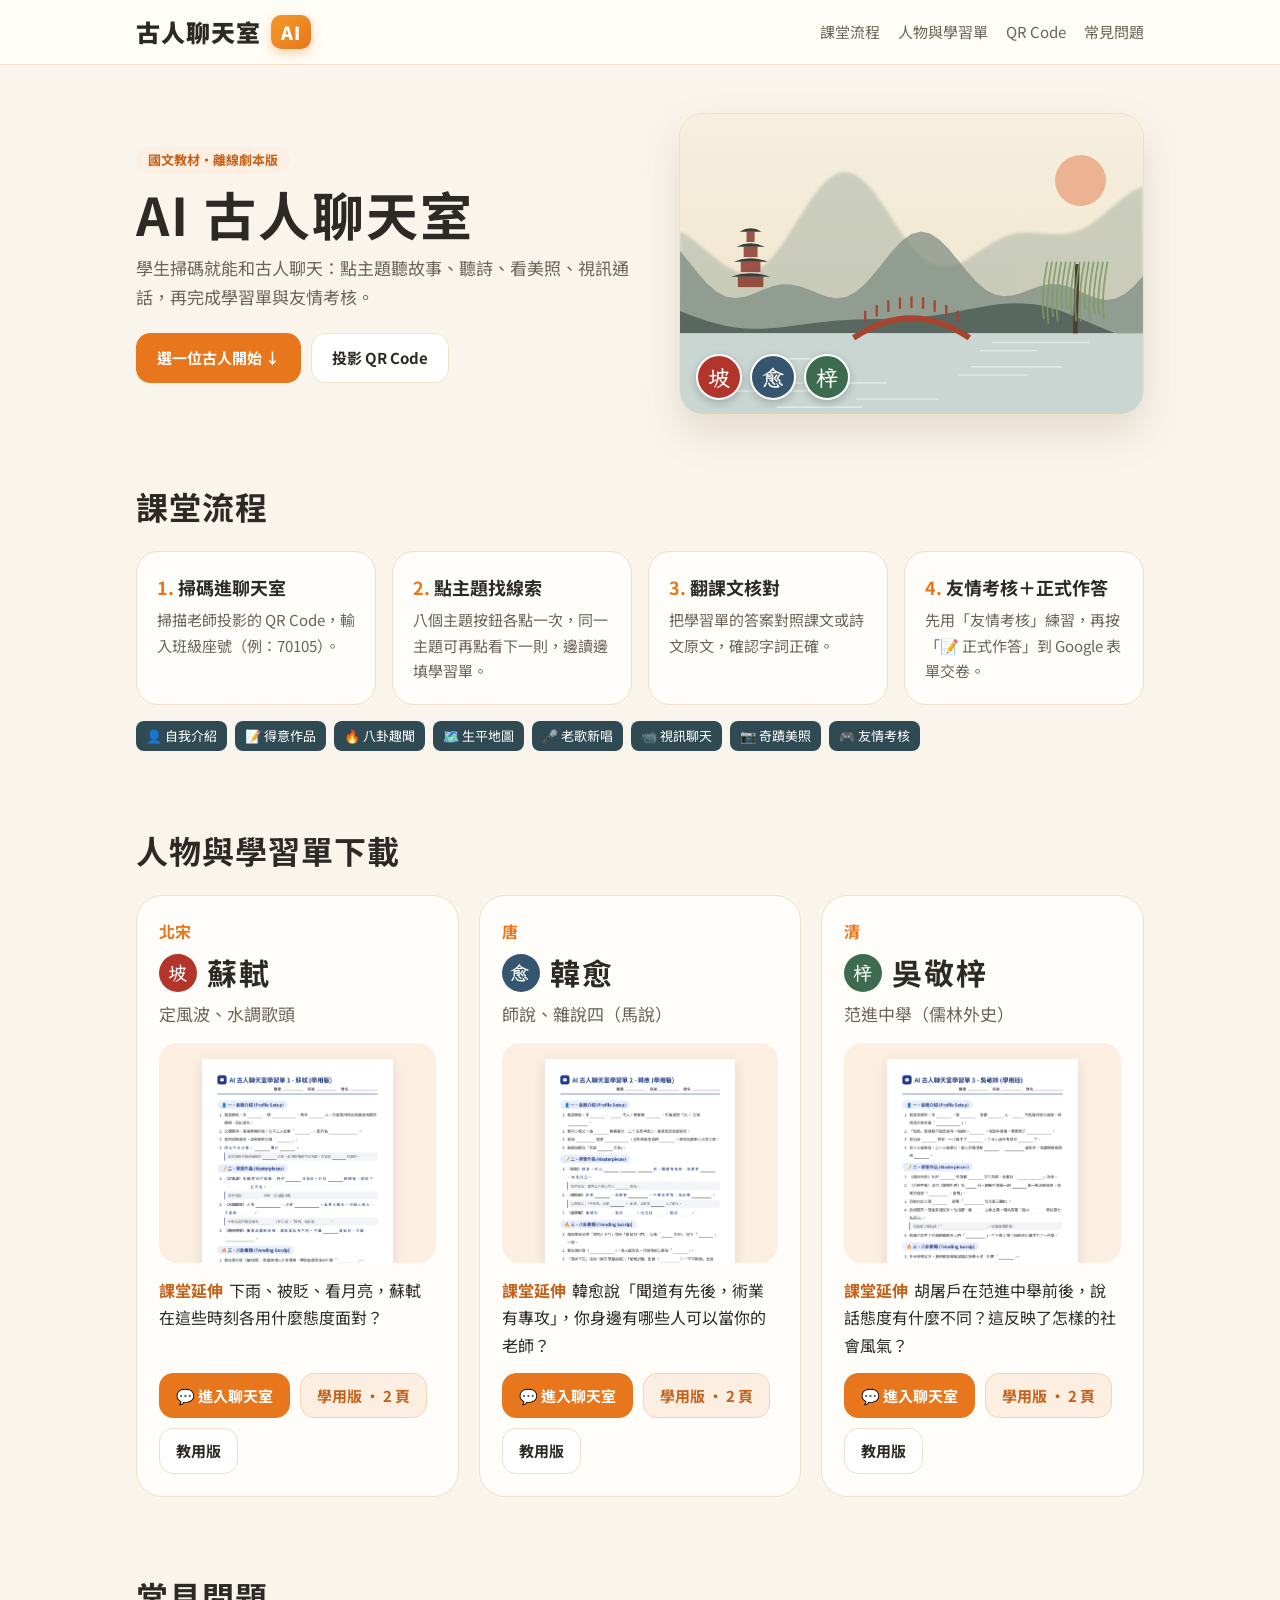
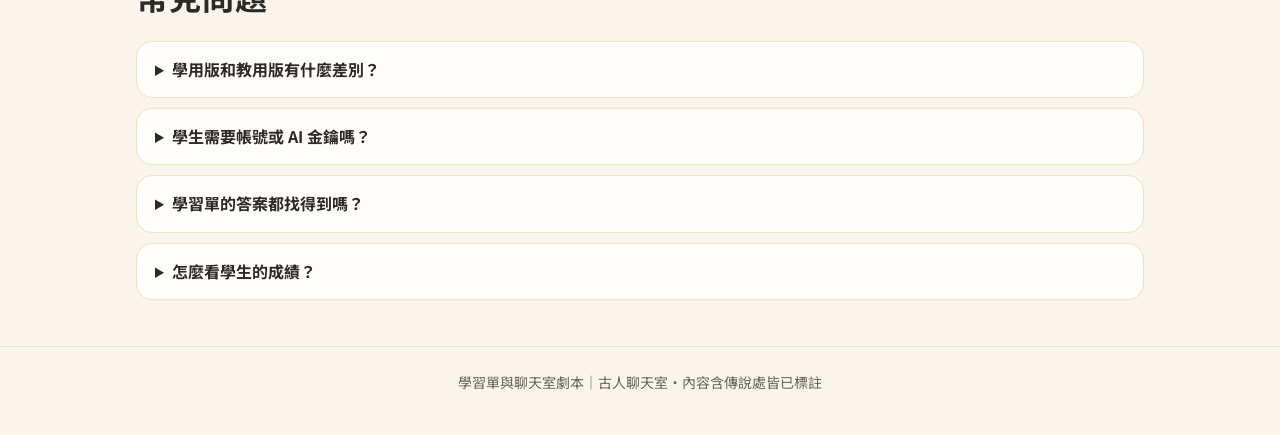
<file: index.html>
<!DOCTYPE html>
<html lang="zh-Hant">
<head>
<meta charset="UTF-8">
<meta name="viewport" content="width=device-width, initial-scale=1">
<title>AI 古人聊天室</title>
<link rel="preconnect" href="https://fonts.googleapis.com">
<link rel="stylesheet" href="https://fonts.googleapis.com/css2?family=LXGW+WenKai+TC:wght@400;700&family=Noto+Sans+TC:wght@400;500;700;900&display=swap">
<style>
  :root{--bg:#faf5ec;--card:#fffdf9;--line:#efe0c8;--ink:#2d2a26;--sub:#6b6358;--or:#e8761c;--or2:#c4621c;--peach:#fcefe2;--teal:#2f4a52}
  *{box-sizing:border-box}
  html{scroll-behavior:smooth}
  body{margin:0;background:var(--bg);color:var(--ink);font-family:"Noto Sans TC","Microsoft JhengHei",sans-serif;line-height:1.7}
  a{color:inherit}
  .wrap{max-width:1040px;margin:0 auto;padding:0 16px}
  header.nav{position:sticky;top:0;z-index:5;background:#fffdf8ee;backdrop-filter:blur(8px);border-bottom:1px solid var(--line)}
  header.nav .wrap{display:flex;align-items:center;gap:12px;height:64px}
  .logo{font-weight:900;font-size:24px;letter-spacing:1px;text-decoration:none;display:flex;align-items:center;gap:10px}
  .logo i{font-style:normal;background:linear-gradient(135deg,#f39a2b,#e8761c);color:#fff;border-radius:10px;padding:2px 10px;font-size:18px;box-shadow:0 4px 12px #e8761c55}
  header.nav nav{margin-left:auto;display:flex;gap:18px;font-size:15px}
  header.nav nav a{text-decoration:none;color:var(--sub)}
  header.nav nav a:hover{color:var(--or)}
  @media (max-width:560px){header.nav nav a:not(.keep){display:none}}

  .hero{padding:48px 0 28px}
  .hero .wrap{display:grid;grid-template-columns:1.1fr 1fr;gap:32px;align-items:center}
  .tag{display:inline-block;background:var(--peach);color:var(--or2);border-radius:20px;padding:2px 12px;font-size:13px;font-weight:700}
  h1{font-size:clamp(34px,6vw,52px);margin:10px 0 8px;letter-spacing:2px;line-height:1.2}
  .hero p{color:var(--sub);font-size:17px;margin:0 0 22px}
  .btn{display:inline-flex;align-items:center;gap:6px;border-radius:14px;padding:11px 20px;font-weight:700;text-decoration:none;border:1.5px solid var(--line);background:#fff;font-size:15px;transition:.15s}
  .btn:hover{transform:translateY(-1px);box-shadow:0 6px 16px #0000000f}
  .btn.pri{background:var(--or);border-color:var(--or);color:#fff}
  .btn.soft{background:var(--peach);border-color:#f2d3b4;color:var(--or2)}
  .btns{display:flex;flex-wrap:wrap;gap:10px}
  .visual{position:relative;border-radius:24px;overflow:hidden;aspect-ratio:400/260;box-shadow:0 18px 40px #6b4a2a26;border:1px solid var(--line)}
  .visual img{width:100%;height:100%;object-fit:cover;display:block}
  .visual .seals{position:absolute;left:16px;bottom:14px;display:flex;gap:8px}
  .visual .seals span{width:46px;height:46px;border-radius:50%;color:#fff;display:grid;place-items:center;font:700 22px "LXGW WenKai TC",serif;border:2px solid #fff;box-shadow:0 3px 8px #0003}
  @media (max-width:760px){.hero .wrap{grid-template-columns:1fr}.hero{padding-top:28px}}

  section{padding:36px 0}
  h2{font-size:clamp(24px,4vw,32px);margin:0 0 18px;letter-spacing:1px}
  .steps{display:grid;grid-template-columns:repeat(auto-fit,minmax(220px,1fr));gap:16px}
  .step{background:var(--card);border:1px solid var(--line);border-radius:22px;padding:20px}
  .step b{display:block;font-size:18px;margin-bottom:4px}
  .step b span{color:var(--or);margin-right:4px}
  .step p{margin:0;color:var(--sub);font-size:15px}
  .topics{display:flex;flex-wrap:wrap;gap:8px;margin-top:16px}
  .topics span{background:var(--teal);color:#fff;border-radius:8px;padding:4px 10px;font-size:13px}

  .cards{display:grid;grid-template-columns:repeat(auto-fill,minmax(300px,1fr));gap:20px}
  .card{background:var(--card);border:1px solid var(--line);border-radius:26px;padding:22px;display:flex;flex-direction:column}
  .dyn{color:var(--or);font-weight:700}
  .card h3{font-size:30px;margin:2px 0 0;letter-spacing:2px;display:flex;align-items:center;gap:10px}
  .card h3 i{width:38px;height:38px;border-radius:50%;color:#fff;display:grid;place-items:center;font:700 19px "LXGW WenKai TC",serif;font-style:normal}
  .works{color:var(--sub);font-size:17px;margin:2px 0 14px}
  .thumb{display:block;background:var(--peach);border-radius:18px;padding:16px 16px 0;height:220px;overflow:hidden}
  .thumb img{display:block;width:78%;margin:0 auto;box-shadow:0 4px 14px #0000001a;border-radius:2px}
  .ext{margin:14px 0;font-size:16px}
  .ext b{color:var(--or2);margin-right:6px}
  .card .btns{margin-top:auto}
  .card .btn{padding:9px 16px}

  .faq details{background:var(--card);border:1px solid var(--line);border-radius:16px;padding:14px 18px;margin-bottom:10px}
  .faq summary{font-weight:700;cursor:pointer}
  .faq p{margin:8px 0 0;color:var(--sub)}
  footer{border-top:1px solid var(--line);padding:24px 0 40px;color:var(--sub);font-size:14px;text-align:center}
</style>
</head>
<body>
<header class="nav">
  <div class="wrap">
    <a class="logo" href="#">古人聊天室 <i>AI</i></a>
    <nav><a href="#guide">課堂流程</a><a class="keep" href="#worksheets">人物與學習單</a><a href="qr.html">QR Code</a><a href="#faq">常見問題</a></nav>
  </div>
</header>

<div class="hero">
  <div class="wrap">
    <div>
      <span class="tag">國文教材・離線劇本版</span>
      <h1>AI 古人聊天室</h1>
      <p>學生掃碼就能和古人聊天：點主題聽故事、聽詩、看美照、視訊通話，再完成學習單與友情考核。</p>
      <div class="btns">
        <a class="btn pri" href="#worksheets">選一位古人開始 ↓</a>
        <a class="btn" href="qr.html">投影 QR Code</a>
      </div>
    </div>
    <div class="visual"><img id="heroImg" alt="水墨山水"><div id="heroSeals" class="seals"></div></div>
  </div>
</div>

<section id="guide">
  <div class="wrap">
    <h2>課堂流程</h2>
    <div class="steps">
      <div class="step"><b><span>1.</span>掃碼進聊天室</b><p>掃描老師投影的 QR Code，輸入班級座號（例：70105）。</p></div>
      <div class="step"><b><span>2.</span>點主題找線索</b><p>八個主題按鈕各點一次，同一主題可再點看下一則，邊讀邊填學習單。</p></div>
      <div class="step"><b><span>3.</span>翻課文核對</b><p>把學習單的答案對照課文或詩文原文，確認字詞正確。</p></div>
      <div class="step"><b><span>4.</span>友情考核＋正式作答</b><p>先用「友情考核」練習，再按「📝 正式作答」到 Google 表單交卷。</p></div>
    </div>
    <div class="topics" id="topicTags"></div>
  </div>
</section>

<section id="worksheets">
  <div class="wrap">
    <h2>人物與學習單下載</h2>
    <div class="cards" id="cards"></div>
  </div>
</section>

<section id="faq" class="faq">
  <div class="wrap">
    <h2>常見問題</h2>
    <details><summary>學用版和教用版有什麼差別？</summary><p>學用版供學生作答，空格留白；教用版以朱紅字標出答案，供教師備課與核對。兩版都是 A4，可直接列印。</p></details>
    <details><summary>學生需要帳號或 AI 金鑰嗎？</summary><p>不需要。聊天內容都是事先寫好的劇本，手機開網頁、輸入座號即可使用。</p></details>
    <details><summary>學習單的答案都找得到嗎？</summary><p>學習單每一格都對應聊天室裡的某個主題。同一主題有好幾則內容時，多點幾次按鈕就會依序出現。</p></details>
    <details><summary>怎麼看學生的成績？</summary><p>學生按「📝 正式作答」交卷後，成績會進到老師的 Google 表單回覆試算表。</p></details>
  </div>
</section>

<footer>學習單與聊天室劇本｜古人聊天室・內容含傳說處皆已標註</footer>

<script src="assets/common.js"></script>
<script src="assets/scene.js"></script>
<script src="people/list.js"></script>
<script>
(async () => {
  const esc = (s) => String(s).replace(/[&<>"]/g, (c) => ({ "&": "&amp;", "<": "&lt;", ">": "&gt;", '"': "&quot;" })[c]);
  for (const id of ACP_LIST) {
    await new Promise((ok) => { const s = document.createElement("script"); s.src = `people/${id}.js`; s.onload = s.onerror = ok; document.head.appendChild(s); });
  }
  let pages = {};
  try { pages = await (await fetch("worksheets/manifest.json")).json(); } catch (e) {}
  const people = ACP_LIST.map((id) => ACP_PEOPLE[id]).filter(Boolean);

  document.getElementById("heroImg").src = ACPScene.dataUrl("lake", { seed: 3 });
  document.getElementById("heroSeals").innerHTML = people.map((p) => `<span style="background:${p.color}">${esc(p.seal)}</span>`).join("");
  document.getElementById("topicTags").innerHTML = ACP_TOPICS.map((t) => `<span>${t.icon} ${t.label}</span>`).join("");

  document.getElementById("cards").innerHTML = people.map((p) => {
    const n = pages[p.id] && pages[p.id].student;
    return `<article class="card">
      <div class="dyn">${esc(p.dynasty)}</div>
      <h3><i style="background:${p.color}">${esc(p.seal)}</i>${esc(p.name)}</h3>
      <div class="works">${esc(p.works)}</div>
      <a class="thumb" href="worksheets/${p.id}-student.pdf" target="_blank" rel="noopener"><img src="images/${p.id}.jpg" alt="${esc(p.name)}學習單預覽" loading="lazy"></a>
      <p class="ext"><b>課堂延伸</b>${esc(p.extension)}</p>
      <div class="btns">
        <a class="btn pri" href="${p.id}/">💬 進入聊天室</a>
        <a class="btn soft" href="worksheets/${p.id}-student.pdf" target="_blank" rel="noopener">學用版${n ? " · " + n + " 頁" : ""}</a>
        <a class="btn" href="worksheets/${p.id}-teacher.pdf" target="_blank" rel="noopener">教用版</a>
      </div>
    </article>`;
  }).join("");
})();
</script>
</body>
</html>
</file>
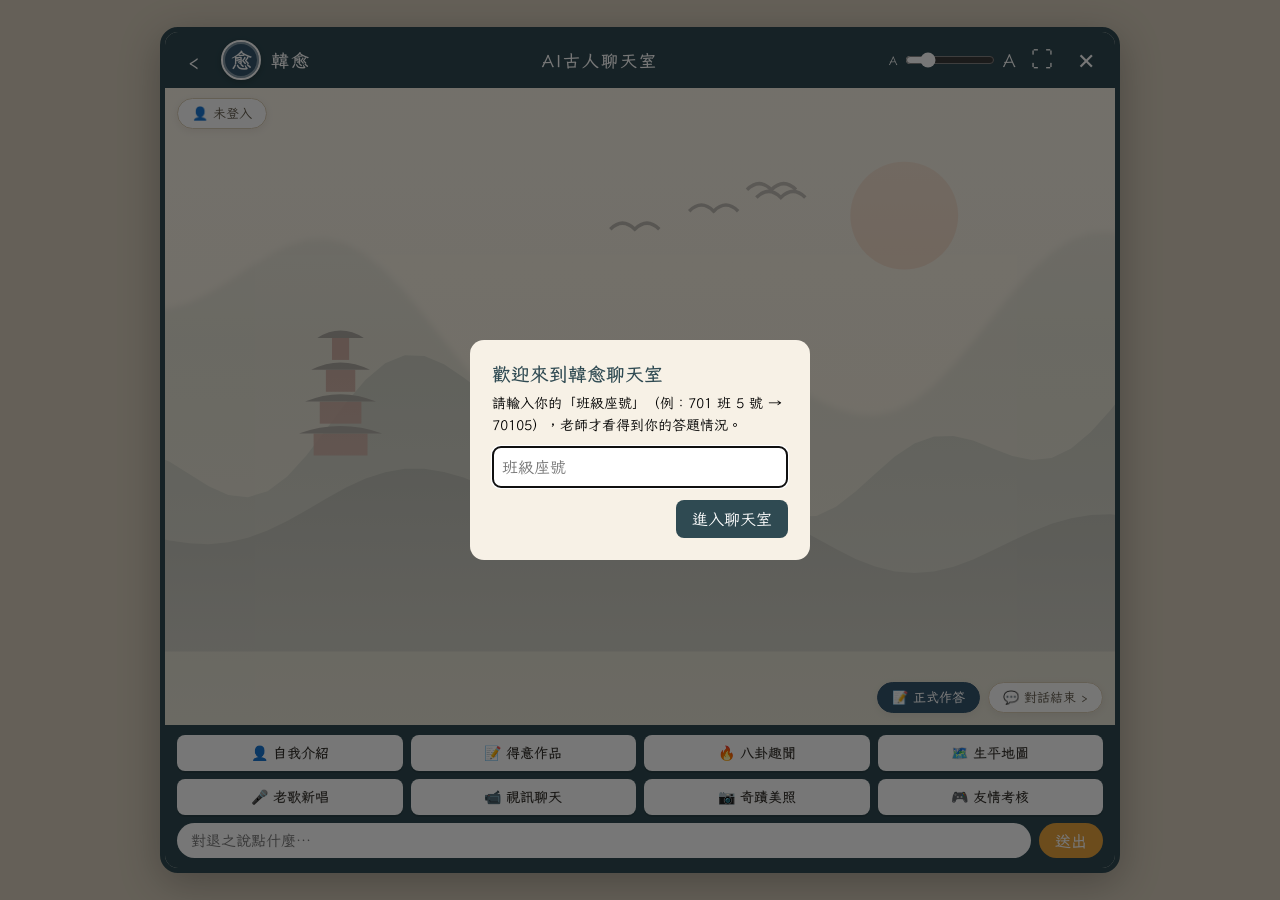
<file: hanyu/index.html>
<!DOCTYPE html>
<html lang="zh-Hant">
<head>
<meta charset="UTF-8">
<meta name="viewport" content="width=device-width, initial-scale=1, viewport-fit=cover">
<title>AI古人聊天室</title>
<link rel="preconnect" href="https://fonts.googleapis.com">
<link rel="stylesheet" href="https://fonts.googleapis.com/css2?family=LXGW+WenKai+TC:wght@400;700&family=Noto+Sans+TC:wght@400;700&display=swap">
<link rel="stylesheet" href="../assets/chat.css">
</head>
<body data-person="hanyu">
<div class="app">
  <header class="top">
    <a class="ib" href="../" aria-label="回首頁">‹</a>
    <div class="ava seal big"></div>
    <b id="who" class="who"></b>
    <div class="title">AI古人聊天室</div>
    <label class="fsz" title="字體大小"><small>A</small><input id="fs" type="range" min="14" max="24" value="16" aria-label="字體大小"><big>A</big></label>
    <button id="full" class="ib" aria-label="全螢幕">⛶</button>
    <a class="ib" href="../" aria-label="離開聊天室">✕</a>
  </header>

  <main id="stage" class="stage">
    <div id="chat" class="chat" aria-live="polite"></div>
    <button id="seatBtn" class="pill seatpill" title="變更座號">👤 <span id="seatLabel">未登入</span></button>
    <div class="pills">
      <button id="formBtn" class="pill hot" hidden>📝 正式作答</button>
      <button id="endBtn" class="pill">💬 對話結束 ›</button>
    </div>
    <div id="call" class="call" hidden>
      <div class="scene"></div>
      <div class="cbar"><span class="rec">● 視訊中</span><span class="ctitle"></span><span class="clock">00:00</span></div>
      <div class="ava seal huge"></div>
      <div class="caption"></div>
      <button class="hang" aria-label="掛斷">📞 掛斷</button>
    </div>
  </main>

  <footer class="foot">
    <nav id="dock" class="dock"></nav>
    <form id="form" class="input">
      <input id="text" type="text" autocomplete="off">
      <button type="submit">送出</button>
    </form>
  </footer>
</div>

<dialog id="seatDlg">
  <form method="dialog" id="seatForm">
    <h3 id="dlgTitle"></h3>
    <p>請輸入你的「班級座號」（例：701 班 5 號 → 70105），老師才看得到你的答題情況。</p>
    <input id="seatInput" type="text" maxlength="12" placeholder="班級座號" autocomplete="off" inputmode="numeric">
    <div class="row"><button value="ok">進入聊天室</button></div>
  </form>
</dialog>

<script src="config.js"></script>
<script src="../assets/common.js"></script>
<script src="../assets/scene.js"></script>
<script src="../people/hanyu.js"></script>
<script src="../assets/chat.js"></script>
</body>
</html>
</file>
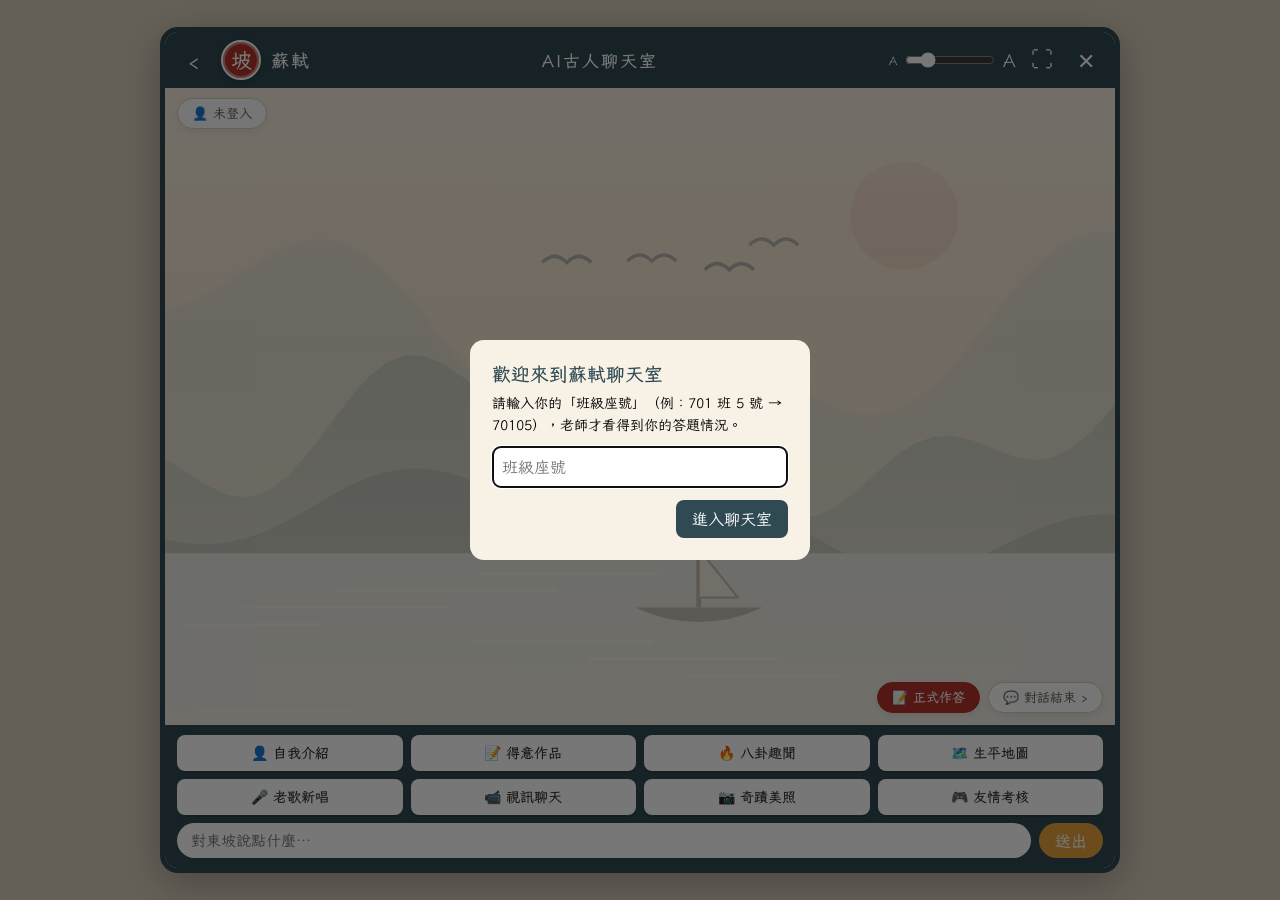
<file: su/index.html>
<!DOCTYPE html>
<html lang="zh-Hant">
<head>
<meta charset="UTF-8">
<meta name="viewport" content="width=device-width, initial-scale=1, viewport-fit=cover">
<title>AI古人聊天室</title>
<link rel="preconnect" href="https://fonts.googleapis.com">
<link rel="stylesheet" href="https://fonts.googleapis.com/css2?family=LXGW+WenKai+TC:wght@400;700&family=Noto+Sans+TC:wght@400;700&display=swap">
<link rel="stylesheet" href="../assets/chat.css">
</head>
<body data-person="su">
<div class="app">
  <header class="top">
    <a class="ib" href="../" aria-label="回首頁">‹</a>
    <div class="ava seal big"></div>
    <b id="who" class="who"></b>
    <div class="title">AI古人聊天室</div>
    <label class="fsz" title="字體大小"><small>A</small><input id="fs" type="range" min="14" max="24" value="16" aria-label="字體大小"><big>A</big></label>
    <button id="full" class="ib" aria-label="全螢幕">⛶</button>
    <a class="ib" href="../" aria-label="離開聊天室">✕</a>
  </header>

  <main id="stage" class="stage">
    <div id="chat" class="chat" aria-live="polite"></div>
    <button id="seatBtn" class="pill seatpill" title="變更座號">👤 <span id="seatLabel">未登入</span></button>
    <div class="pills">
      <button id="formBtn" class="pill hot" hidden>📝 正式作答</button>
      <button id="endBtn" class="pill">💬 對話結束 ›</button>
    </div>
    <div id="call" class="call" hidden>
      <div class="scene"></div>
      <div class="cbar"><span class="rec">● 視訊中</span><span class="ctitle"></span><span class="clock">00:00</span></div>
      <div class="ava seal huge"></div>
      <div class="caption"></div>
      <button class="hang" aria-label="掛斷">📞 掛斷</button>
    </div>
  </main>

  <footer class="foot">
    <nav id="dock" class="dock"></nav>
    <form id="form" class="input">
      <input id="text" type="text" autocomplete="off">
      <button type="submit">送出</button>
    </form>
  </footer>
</div>

<dialog id="seatDlg">
  <form method="dialog" id="seatForm">
    <h3 id="dlgTitle"></h3>
    <p>請輸入你的「班級座號」（例：701 班 5 號 → 70105），老師才看得到你的答題情況。</p>
    <input id="seatInput" type="text" maxlength="12" placeholder="班級座號" autocomplete="off" inputmode="numeric">
    <div class="row"><button value="ok">進入聊天室</button></div>
  </form>
</dialog>

<script src="config.js"></script>
<script src="../assets/common.js"></script>
<script src="../assets/scene.js"></script>
<script src="../people/su.js"></script>
<script src="../assets/chat.js"></script>
</body>
</html>
</file>
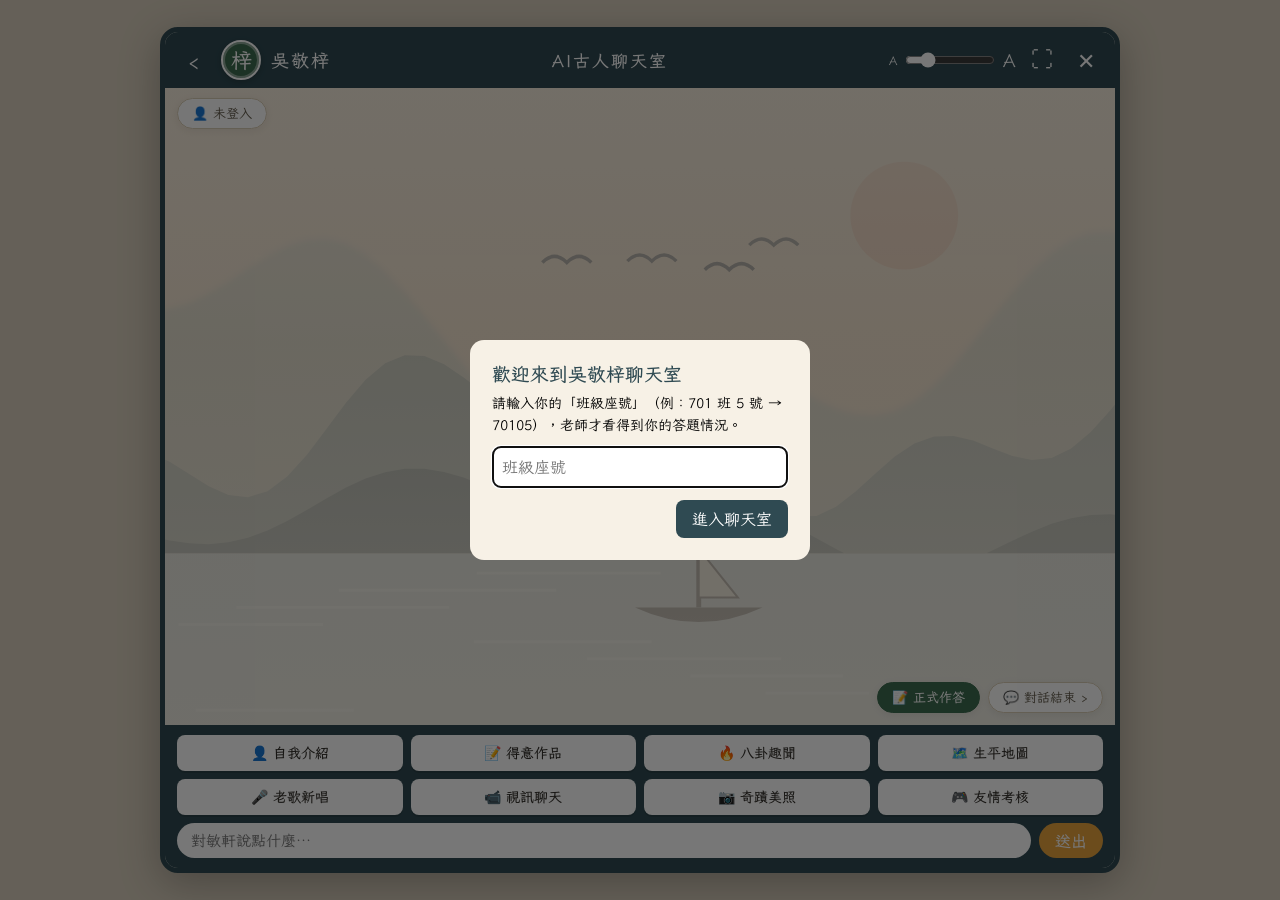
<file: wujingzi/index.html>
<!DOCTYPE html>
<html lang="zh-Hant">
<head>
<meta charset="UTF-8">
<meta name="viewport" content="width=device-width, initial-scale=1, viewport-fit=cover">
<title>AI古人聊天室</title>
<link rel="preconnect" href="https://fonts.googleapis.com">
<link rel="stylesheet" href="https://fonts.googleapis.com/css2?family=LXGW+WenKai+TC:wght@400;700&family=Noto+Sans+TC:wght@400;700&display=swap">
<link rel="stylesheet" href="../assets/chat.css">
</head>
<body data-person="wujingzi">
<div class="app">
  <header class="top">
    <a class="ib" href="../" aria-label="回首頁">‹</a>
    <div class="ava seal big"></div>
    <b id="who" class="who"></b>
    <div class="title">AI古人聊天室</div>
    <label class="fsz" title="字體大小"><small>A</small><input id="fs" type="range" min="14" max="24" value="16" aria-label="字體大小"><big>A</big></label>
    <button id="full" class="ib" aria-label="全螢幕">⛶</button>
    <a class="ib" href="../" aria-label="離開聊天室">✕</a>
  </header>

  <main id="stage" class="stage">
    <div id="chat" class="chat" aria-live="polite"></div>
    <button id="seatBtn" class="pill seatpill" title="變更座號">👤 <span id="seatLabel">未登入</span></button>
    <div class="pills">
      <button id="formBtn" class="pill hot" hidden>📝 正式作答</button>
      <button id="endBtn" class="pill">💬 對話結束 ›</button>
    </div>
    <div id="call" class="call" hidden>
      <div class="scene"></div>
      <div class="cbar"><span class="rec">● 視訊中</span><span class="ctitle"></span><span class="clock">00:00</span></div>
      <div class="ava seal huge"></div>
      <div class="caption"></div>
      <button class="hang" aria-label="掛斷">📞 掛斷</button>
    </div>
  </main>

  <footer class="foot">
    <nav id="dock" class="dock"></nav>
    <form id="form" class="input">
      <input id="text" type="text" autocomplete="off">
      <button type="submit">送出</button>
    </form>
  </footer>
</div>

<dialog id="seatDlg">
  <form method="dialog" id="seatForm">
    <h3 id="dlgTitle"></h3>
    <p>請輸入你的「班級座號」（例：701 班 5 號 → 70105），老師才看得到你的答題情況。</p>
    <input id="seatInput" type="text" maxlength="12" placeholder="班級座號" autocomplete="off" inputmode="numeric">
    <div class="row"><button value="ok">進入聊天室</button></div>
  </form>
</dialog>

<script src="config.js"></script>
<script src="../assets/common.js"></script>
<script src="../assets/scene.js"></script>
<script src="../people/wujingzi.js"></script>
<script src="../assets/chat.js"></script>
</body>
</html>
</file>
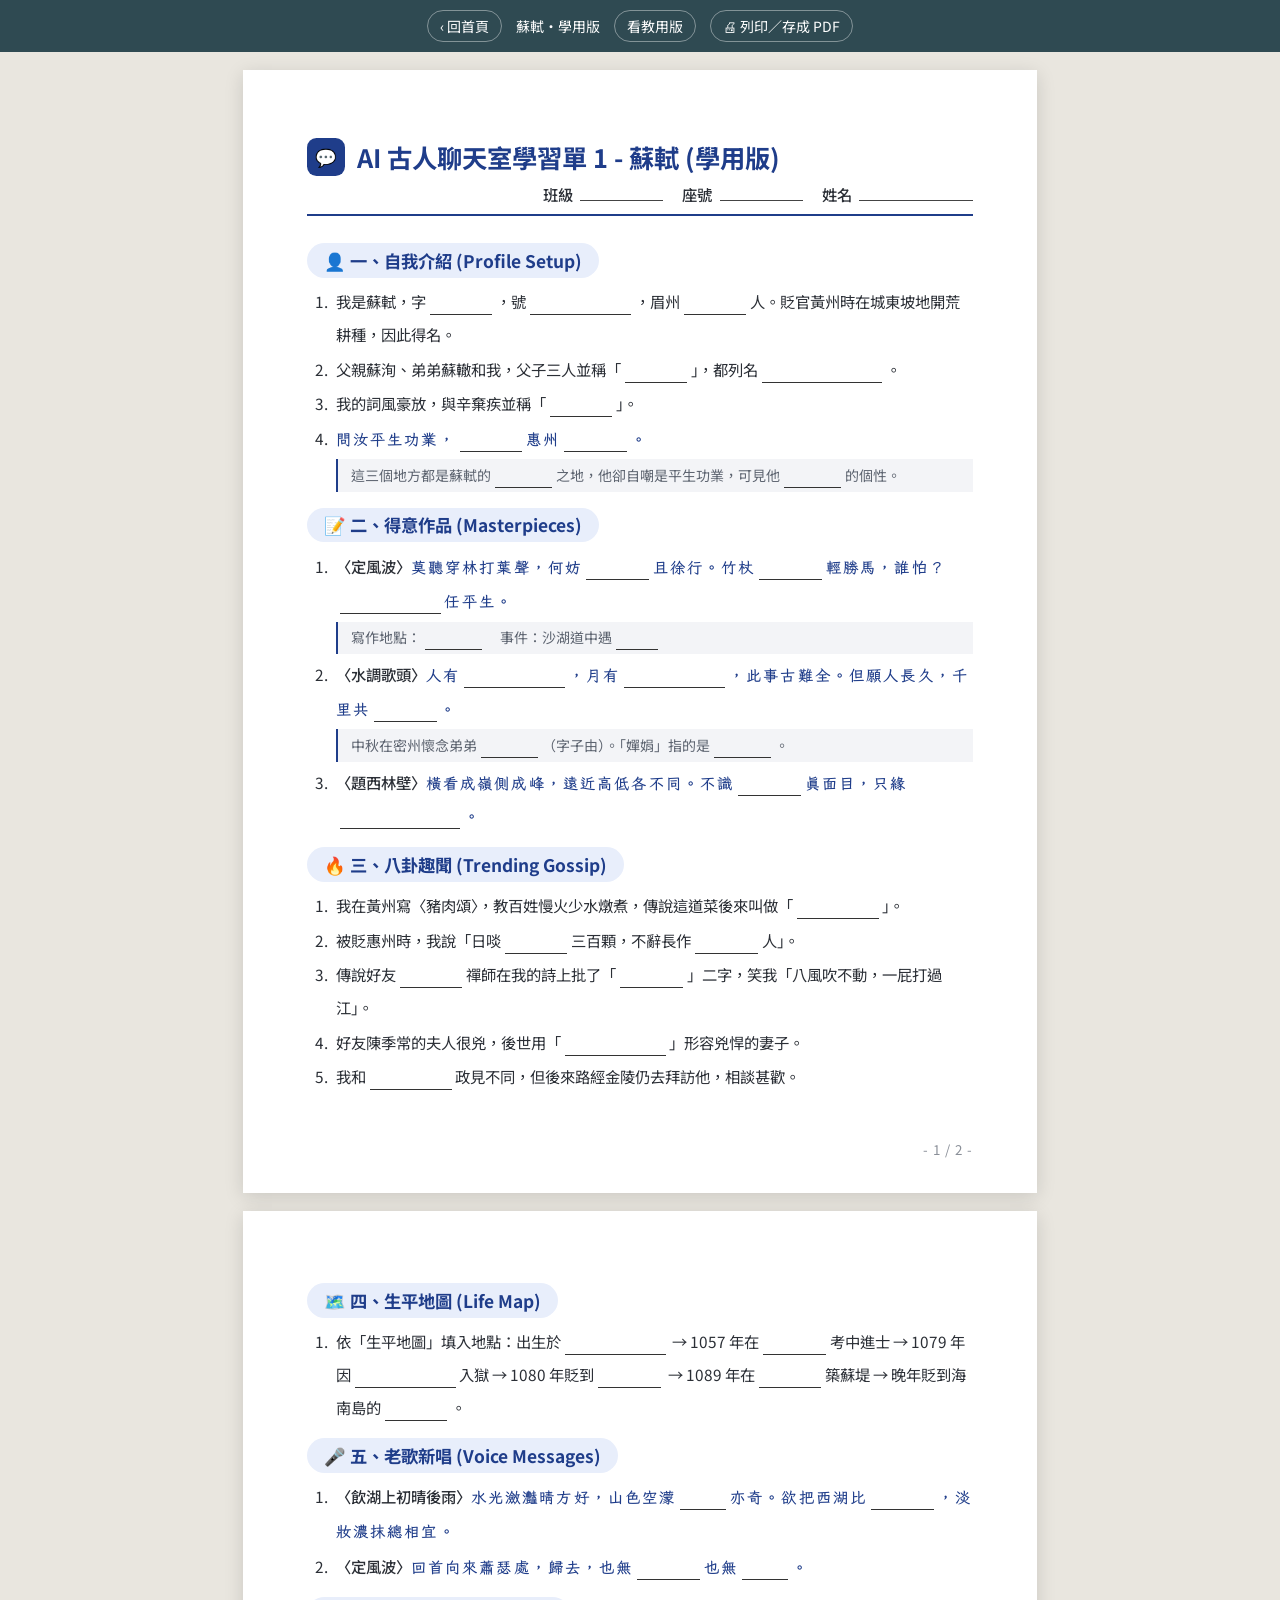
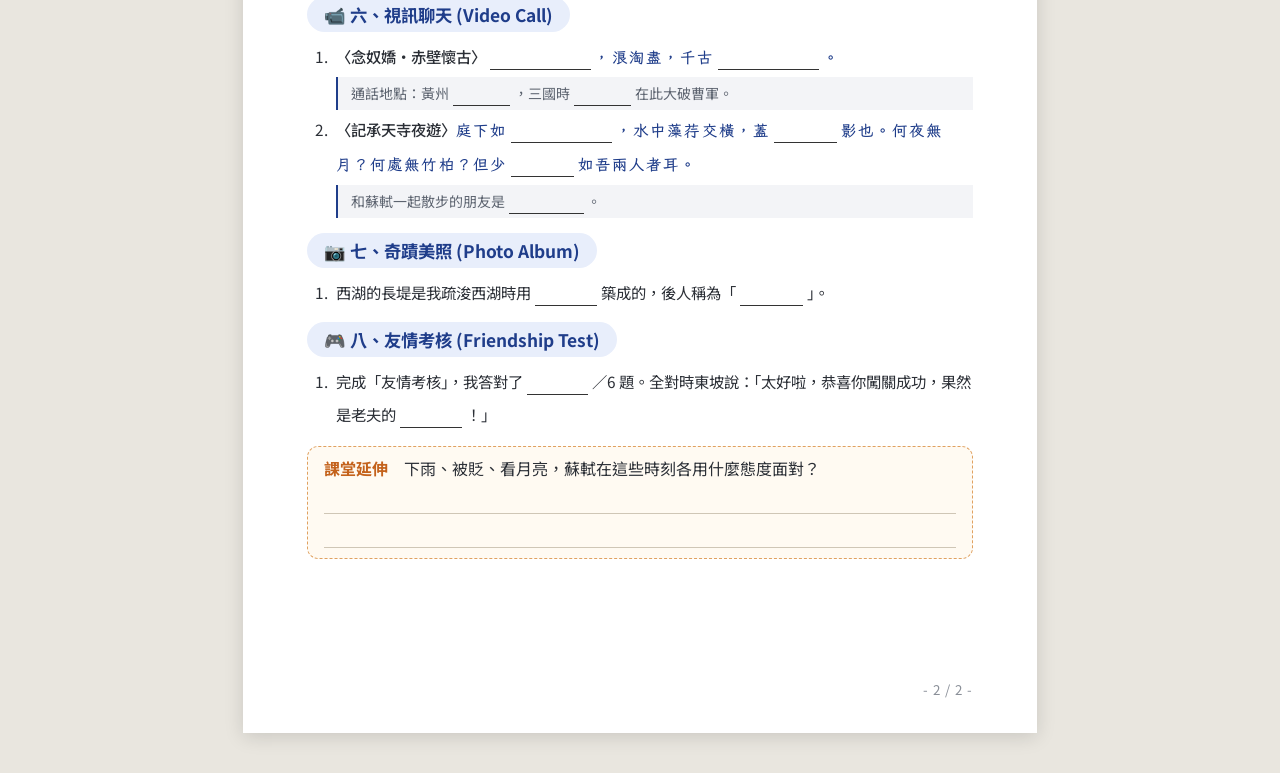
<file: worksheet.html>
<!DOCTYPE html>
<html lang="zh-Hant">
<head>
<meta charset="UTF-8">
<meta name="viewport" content="width=device-width, initial-scale=1">
<title>AI 古人聊天室學習單</title>
<link rel="preconnect" href="https://fonts.googleapis.com">
<link rel="stylesheet" href="https://fonts.googleapis.com/css2?family=LXGW+WenKai+TC:wght@400;700&family=Noto+Sans+TC:wght@400;500;700&display=swap">
<link rel="stylesheet" href="assets/worksheet.css">
</head>
<body>
<div class="bar">
  <a href="./#worksheets">‹ 回首頁</a>
  <span id="barName"></span>
  <a id="swap" href="#"></a>
  <button onclick="print()">🖨 列印／存成 PDF</button>
</div>
<div id="pages"></div>
<script src="assets/common.js"></script>
<script src="people/list.js"></script>
<script src="assets/worksheet.js"></script>
</body>
</html>
</file>
<file: assets/chat.css>
:root{
  --bar:#2f4a52; --bar2:#263d44; --paper:#f7f1e6; --ink:#33302b; --accent:#b3342a;
  --me:#dcebe6; --fs:16px;
}
*{box-sizing:border-box}
html,body{height:100%;margin:0}
body{font-family:"LXGW WenKai TC","Noto Sans TC","Microsoft JhengHei",serif;color:var(--ink);background:#d9cfbd;display:flex;justify-content:center}
.app{width:100%;max-width:960px;height:100dvh;display:flex;flex-direction:column;background:var(--paper);box-shadow:0 10px 40px #0004;overflow:hidden}
@media (min-width:700px){body{align-items:center}.app{height:94dvh;border-radius:18px;border:5px solid var(--bar)}}

/* 標題列 */
.top{display:flex;align-items:center;gap:10px;padding:8px 12px;background:var(--bar);color:#fff}
.ib{width:34px;height:34px;display:grid;place-items:center;border:0;background:none;color:#fff;font-size:22px;text-decoration:none;cursor:pointer;border-radius:8px;flex:none}
.ib:hover{background:#ffffff1a}
.who{font-size:18px;letter-spacing:2px;white-space:nowrap}
.title{flex:1;text-align:center;font-weight:700;letter-spacing:2px;font-size:17px}
.fsz{display:flex;align-items:center;gap:6px}
.fsz small{font-size:12px}.fsz big{font-size:18px}
.fsz input{width:90px;accent-color:#fff}
@media (max-width:520px){.title{display:none}.who{flex:1}.fsz input{width:64px}}

/* 頭像印章 */
.seal{border-radius:50%;background:var(--accent);color:#fff;display:grid;place-items:center;font-weight:700;flex:none;
  box-shadow:inset 0 0 0 2px #fff6,0 2px 6px #0003;font-family:"LXGW WenKai TC",serif}
.ava{width:38px;height:38px;font-size:19px}
.ava.big{width:40px;height:40px;font-size:21px;border:2px solid #fff}
.ava.huge{width:110px;height:110px;font-size:56px;border:4px solid #fff}

/* 聊天區 */
.stage{position:relative;flex:1;min-height:0;background:#efe6d3 center/cover no-repeat}
.stage::before{content:"";position:absolute;inset:0;background:linear-gradient(#f7f1e6cc,#f7f1e699 40%,#f7f1e6cc)}
.chat{position:absolute;inset:0;overflow-y:auto;padding:52px 14px 64px;display:flex;flex-direction:column;gap:12px;font-size:var(--fs)}
.msg{display:flex;gap:10px;max-width:86%;animation:pop .2s ease}
.msg.them{align-self:flex-start}
.msg.me{align-self:flex-end;flex-direction:row-reverse}
.bubble{background:#fff;padding:.6em .9em;border-radius:16px;line-height:1.75;white-space:pre-wrap;word-break:break-word;box-shadow:0 2px 10px #5a4a3022}
.them .bubble{border-top-left-radius:4px}
.me .bubble{background:var(--me);border-top-right-radius:4px}
.sys{align-self:center;font-size:12px;color:#6d6252;background:#ffffffb0;padding:3px 12px;border-radius:12px}
.dots{display:flex;gap:4px;padding:14px 16px}
.dots i{width:7px;height:7px;border-radius:50%;background:#a59a86;animation:b 1s infinite}
.dots i:nth-child(2){animation-delay:.15s}.dots i:nth-child(3){animation-delay:.3s}
@keyframes b{0%,60%,100%{transform:translateY(0)}30%{transform:translateY(-5px)}}
@keyframes pop{from{opacity:0;transform:translateY(6px)}to{opacity:1;transform:none}}

/* 生平地圖、逐字稿卡片 */
.card{white-space:normal;min-width:min(420px,70vw)}
.card p{margin:.2em 0}
.maptitle{font-weight:700;color:var(--bar);margin-bottom:.4em;border-bottom:1px dashed #c9bda6;padding-bottom:.3em}
.route{list-style:none;margin:0;padding:0 0 0 4px;position:relative}
.route::before{content:"";position:absolute;left:17px;top:10px;bottom:10px;border-left:2px dotted var(--accent)}
.route li{display:flex;gap:10px;align-items:flex-start;padding:4px 0;position:relative}
.route .ic{width:28px;height:28px;border-radius:50%;background:#fff;border:2px solid var(--accent);display:grid;place-items:center;font-size:14px;flex:none;z-index:1}
.route b{color:var(--accent)}
.route p{font-size:.92em;margin:.1em 0 0}

/* 老歌新唱語音訊息 */
.voice{white-space:normal;display:flex;flex-wrap:wrap;align-items:center;gap:8px;min-width:min(380px,70vw)}
.play{width:36px;height:36px;border-radius:50%;border:0;background:var(--bar);color:#fff;font-size:14px;cursor:pointer;flex:none}
.wave{display:flex;align-items:center;gap:2px;flex:1;height:28px}
.wave i{width:3px;background:#9fb3ae;border-radius:2px}
.playing .wave i{animation:w .8s infinite alternate}
.playing .wave i:nth-child(3n){animation-delay:.2s}.playing .wave i:nth-child(3n+1){animation-delay:.4s}
@keyframes w{to{transform:scaleY(.4)}}
.dur{font-size:12px;color:#7b7262}
.vtitle{width:100%;font-weight:700;color:var(--bar)}
.lyric{width:100%;color:#24427a;font-weight:700;line-height:1.9;letter-spacing:1px;border-left:3px solid #c9d6e8;padding-left:.6em}

/* 奇蹟美照 */
.photo{padding:6px;white-space:normal}
.photo img{display:block;width:min(360px,64vw);aspect-ratio:400/260;border-radius:12px;object-fit:cover}
.cap{font-size:.9em;padding:6px 4px 2px;color:#6d6252}

/* 友情考核 */
.opts{display:flex;flex-direction:column;gap:6px;margin-top:8px;white-space:normal}
.opts button{text-align:left;border:1px solid #d8ccb4;background:#fffdf8;border-radius:10px;padding:.45em .7em;cursor:pointer;font:inherit;font-size:.92em}
.opts button:hover:not(:disabled){background:#eef5f2}
.opts .ok{background:#cfeedd;border-color:#4f9a72}
.opts .bad{background:#f6d0ca;border-color:#c0584d}

/* 浮動膠囊按鈕 */
.pill{border:1px solid #d8ccb4;background:#fffffff0;color:#5d5546;border-radius:20px;padding:6px 14px;font:inherit;font-size:13px;cursor:pointer;box-shadow:0 2px 8px #0001}
.pill.hot{background:var(--accent);color:#fff;border-color:var(--accent);font-weight:700}
.seatpill{position:absolute;top:10px;left:12px;z-index:2}
.pills{position:absolute;right:12px;bottom:12px;display:flex;gap:8px;z-index:2}

/* 視訊聊天 */
.call{position:absolute;inset:0;z-index:5;display:flex;flex-direction:column;align-items:center;justify-content:center;gap:16px;color:#fff;overflow:hidden}
.call[hidden]{display:none}
.call .scene{position:absolute;inset:0;background:center/cover no-repeat;filter:saturate(1.1)}
.call::after{content:"";position:absolute;inset:0;background:linear-gradient(#0005,#0000 30%,#0007)}
.call>*:not(.scene){position:relative;z-index:1}
.cbar{position:absolute!important;top:10px;left:12px;right:12px;display:flex;gap:10px;align-items:center;font-size:14px}
.ctitle{flex:1;text-align:center;font-weight:700}
.rec{color:#ff8a80}
.caption{max-width:86%;background:#000a;padding:.6em 1em;border-radius:12px;line-height:1.7;font-size:var(--fs);text-align:center;min-height:2.4em}
.hang{border:0;background:#d9443a;color:#fff;border-radius:24px;padding:10px 22px;font:inherit;font-weight:700;cursor:pointer}

/* 底部主題按鈕 */
.foot{background:var(--bar);padding:10px 12px calc(10px + env(safe-area-inset-bottom))}
.dock{display:grid;grid-template-columns:repeat(4,1fr);gap:8px}
.dock button{border:0;background:#fff;color:#33302b;border-radius:8px;padding:9px 4px;font:inherit;font-size:14px;font-weight:700;cursor:pointer;white-space:nowrap;box-shadow:0 2px 0 #0002}
.dock button:hover{background:#fdf3e2}
.dock button:active{transform:translateY(1px)}
@media (max-width:380px){.dock button{font-size:12.5px}}
.input{display:flex;gap:8px;margin-top:8px}
.input input{flex:1;min-width:0;border:0;border-radius:18px;padding:8px 14px;font:inherit;font-size:15px}
.input button{border:0;background:#e8a33d;color:#fff;border-radius:18px;padding:0 16px;font:inherit;font-weight:700;cursor:pointer}

dialog{border:0;border-radius:14px;padding:22px;max-width:340px;font-family:inherit;background:var(--paper)}
dialog::backdrop{background:#0008}
dialog h3{margin:0 0 6px;color:var(--bar)}
dialog p{font-size:14px;margin:0 0 10px;line-height:1.6}
dialog input{width:100%;padding:9px;border:1px solid #cdbfa5;border-radius:8px;font:inherit;font-size:16px}
dialog .row{display:flex;justify-content:flex-end;margin-top:12px}
dialog .row button{border:0;border-radius:8px;padding:8px 16px;cursor:pointer;font:inherit;background:var(--bar);color:#fff}
</file>
<file: assets/worksheet.css>
@page{size:A4;margin:0}
:root{--navy:#1f3d8a;--red:#c8251c;--grey:#5d6470;--rule:#1f3d8a}
*{box-sizing:border-box}
body{margin:0;background:#e9e6df;font-family:"Noto Sans TC","Microsoft JhengHei",sans-serif;color:#2b2f36;-webkit-print-color-adjust:exact;print-color-adjust:exact}
.bar{position:sticky;top:0;z-index:5;display:flex;gap:14px;align-items:center;justify-content:center;flex-wrap:wrap;padding:10px;background:#2f4a52;color:#fff;font-size:14px}
.bar a,.bar button{color:#fff;text-decoration:none;border:1px solid #ffffff66;border-radius:16px;padding:5px 12px;background:none;font:inherit;cursor:pointer}
#pages{display:flex;flex-direction:column;align-items:center;gap:18px;padding:18px 8px 40px}
.page{width:210mm;height:297mm;background:#fff;position:relative;box-shadow:0 4px 18px #0002;padding:16mm 17mm 18mm;overflow:hidden;flex:none}
.body{height:100%;overflow:hidden}
.foot{position:absolute;bottom:9mm;right:17mm;font-size:10pt;color:#8a8f98;letter-spacing:1px}
@media screen and (max-width:820px){.page{zoom:.45}}
@media print{body{background:#fff}.bar{display:none}#pages{padding:0;gap:0;display:block}.page{box-shadow:none;break-after:page}.page:last-child{break-after:auto}}

h1{font-size:19pt;color:var(--navy);margin:2mm 0 2mm;display:flex;align-items:center;gap:3mm;font-weight:700}
h1 .ic{width:10mm;height:10mm;border-radius:2.5mm;background:var(--navy);display:grid;place-items:center;font-size:13pt;flex:none}
.meta{display:flex;justify-content:flex-end;gap:5mm;font-size:11.5pt;padding-bottom:2.2mm;border-bottom:2.4px solid var(--rule);margin-bottom:4mm;font-weight:500}
.meta span::after{content:"";display:inline-block;width:22mm;border-bottom:1px solid #444;margin-left:2mm}
.meta span.n::after{width:30mm}

.sec{display:inline-flex;align-items:center;gap:2mm;background:#e8eefb;color:var(--navy);border-radius:5mm;padding:1.3mm 4.5mm;font-size:13pt;font-weight:700;margin:3.2mm 0 1.6mm}
.item{display:flex;gap:2mm;font-size:11.5pt;line-height:2.15;margin:.4mm 0}
.item .no{flex:none;width:5.5mm;text-align:right}
.item .tx{flex:1}
.label{color:#2b2f36;font-weight:500}
.poem{color:var(--navy);font-family:"LXGW WenKai TC","BiauKai","DFKai-SB",serif;font-weight:700;letter-spacing:.14em}
.note{margin:1mm 0 .6mm;background:#f3f4f7;border-left:2.4px solid var(--navy);padding:.4mm 3.5mm;color:var(--grey);font-size:10.5pt;line-height:2.1}

.bl{display:inline-block;border-bottom:1px solid #333;text-align:center;margin:0 1mm;line-height:1.5;text-indent:0}
.bl .a{font-family:"LXGW WenKai TC","BiauKai","DFKai-SB",serif;font-weight:700;color:var(--red);letter-spacing:.12em}
.student .bl .a{visibility:hidden}

.ext{margin-top:4mm;border:1.4px dashed #e0a160;border-radius:3mm;padding:2.5mm 4mm;background:#fffaf2}
.ext b{color:#c4621c}
.ext .ln{border-bottom:1px solid #cfc6b6;height:9mm}
.ext .tip{color:var(--red);font-family:"LXGW WenKai TC",serif;font-weight:700;font-size:11pt;margin-top:1mm}
.student .ext .tip{display:none}
.teacher .ext .ln{display:none}
</file>
